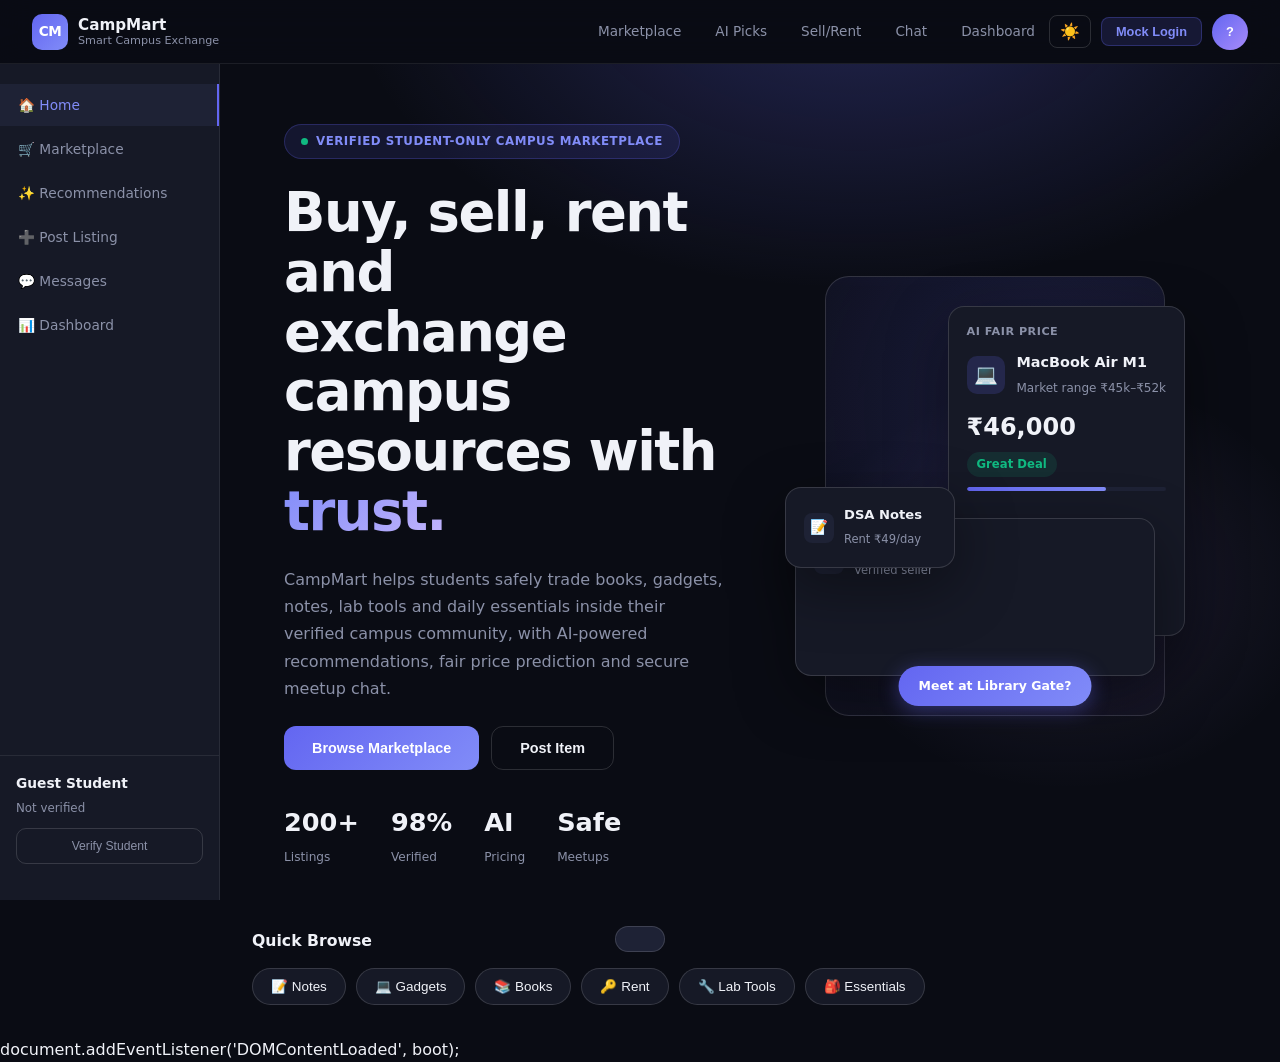
<file: index.html>
<!DOCTYPE html>
<html lang="en" data-theme="dark">
<head>
<meta charset="UTF-8">
<meta name="viewport" content="width=device-width, initial-scale=1.0">
<title>CampMart – Smart Campus Marketplace</title>
<style>
  :root {
    --bg: #0a0c14;
    --bg2: #111420;
    --surface: #161926;
    --surface2: #1e2235;
    --border: rgba(255,255,255,0.08);
    --border2: rgba(255,255,255,0.14);
    --text: #f0f2f8;
    --muted: #8b91a8;
    --accent: #6366f1;
    --accent2: #818cf8;
    --accent-glow: rgba(99,102,241,0.18);
    --green: #10b981;
    --green-bg: rgba(16,185,129,0.12);
    --radius: 16px;
    --radius-sm: 10px;
  }
  [data-theme="light"] {
    --bg: #f4f5f9;
    --bg2: #eef0f6;
    --surface: #ffffff;
    --surface2: #f7f8fc;
    --border: rgba(0,0,0,0.08);
    --border2: rgba(0,0,0,0.13);
    --text: #1a1d2e;
    --muted: #6b7280;
    --accent: #4f46e5;
    --accent2: #6366f1;
    --accent-glow: rgba(99,102,241,0.10);
    --green: #059669;
    --green-bg: rgba(5,150,105,0.09);
  }
  *, *::before, *::after { box-sizing: border-box; margin: 0; padding: 0; }
  body { font-family: 'Inter', 'Segoe UI', system-ui, sans-serif; background: var(--bg); color: var(--text); line-height: 1.6; min-height: 100vh; }

  /* TOPBAR */
  .topbar { position: sticky; top: 0; z-index: 200; height: 64px; display: flex; align-items: center; padding: 0 32px; background: rgba(10,12,20,0.85); backdrop-filter: blur(16px); -webkit-backdrop-filter: blur(16px); border-bottom: 1px solid var(--border); }
  [data-theme="light"] .topbar { background: rgba(255,255,255,0.88); }
  .logo-wrap { display: flex; align-items: center; gap: 10px; flex: 1; }
  .logo-icon { width: 36px; height: 36px; background: linear-gradient(135deg,#6366f1,#818cf8); border-radius: 10px; display: flex; align-items: center; justify-content: center; font-weight: 900; font-size: 0.85rem; color: #fff; letter-spacing: -0.5px; }
  .logo-text { display: flex; flex-direction: column; line-height: 1.2; }
  .logo-text strong { font-size: 0.95rem; font-weight: 800; color: var(--text); }
  .logo-text span { font-size: 0.7rem; color: var(--muted); }
  .nav-links { display: flex; gap: 6px; align-items: center; }
  .nav-links a { padding: 7px 14px; border-radius: 8px; font-size: 0.85rem; color: var(--muted); text-decoration: none; cursor: pointer; border: none; background: none; transition: all .15s; font-weight: 500; }
  .nav-links a:hover, .nav-links a.active { color: var(--text); background: var(--surface2); }
  .topbar-right { display: flex; align-items: center; gap: 10px; }
  .theme-btn { background: none; border: 1px solid var(--border2); border-radius: 8px; padding: 6px 10px; cursor: pointer; color: var(--muted); font-size: 1rem; transition: all .15s; }
  .theme-btn:hover { border-color: var(--accent2); color: var(--text); }
  .verified-badge { padding: 6px 14px; border-radius: 8px; background: rgba(99,102,241,0.15); border: 1px solid rgba(99,102,241,0.3); color: var(--accent2); font-size: 0.8rem; font-weight: 700; cursor: pointer; transition: all .15s; }
  .verified-badge:hover { background: rgba(99,102,241,0.25); }
  .avatar-btn { width: 36px; height: 36px; border-radius: 50%; background: linear-gradient(135deg,#6366f1,#a78bfa); border: none; color: #fff; font-weight: 800; font-size: 0.8rem; cursor: pointer; }
  .mobile-menu-btn { display: none; background: none; border: none; font-size: 1.4rem; cursor: pointer; color: var(--text); }

  /* LAYOUT */
  .app-shell { display: grid; grid-template-columns: 220px 1fr; min-height: calc(100vh - 64px); }
  .sidebar { background: var(--surface); border-right: 1px solid var(--border); padding: 20px 0; display: flex; flex-direction: column; gap: 2px; position: sticky; top: 64px; height: calc(100vh - 64px); overflow-y: auto; }
  .sidebar a { display: flex; align-items: center; gap: 10px; padding: 10px 18px; color: var(--muted); text-decoration: none; font-size: 0.86rem; transition: all .15s; cursor: pointer; border: none; background: none; width: 100%; text-align: left; font-weight: 500; border-radius: 0; }
  .sidebar a:hover, .sidebar a.active { color: var(--text); background: var(--surface2); }
  .sidebar a.active { color: var(--accent2); border-right: 2px solid var(--accent); }
  .sidebar-profile { padding: 16px; border-top: 1px solid var(--border); margin-top: auto; }
  .sidebar-profile strong { display: block; font-size: 0.86rem; color: var(--text); }
  .sidebar-profile span { font-size: 0.74rem; color: var(--muted); }
  .main-content { overflow-y: auto; }
  .view { display: none; }
  .view.active { display: block; }

  /* HERO */
  .hero-section { min-height: calc(100vh - 64px); background: radial-gradient(ellipse 80% 60% at 60% -10%, rgba(99,102,241,0.28) 0%, transparent 60%), radial-gradient(ellipse 40% 40% at 80% 60%, rgba(167,139,250,0.12) 0%, transparent 60%), var(--bg); display: grid; grid-template-columns: 1fr 1fr; align-items: center; padding: 60px 64px; gap: 48px; }
  .hero-left { display: flex; flex-direction: column; gap: 24px; }
  .hero-badge { display: inline-flex; align-items: center; gap: 8px; padding: 7px 16px; background: rgba(99,102,241,0.12); border: 1px solid rgba(99,102,241,0.25); border-radius: 100px; font-size: 0.74rem; font-weight: 700; color: var(--accent2); letter-spacing: 0.5px; text-transform: uppercase; width: fit-content; }
  .hero-badge::before { content: ''; width: 7px; height: 7px; border-radius: 50%; background: var(--green); animation: pulse 2s infinite; }
  @keyframes pulse { 0%,100%{opacity:1;transform:scale(1)} 50%{opacity:.6;transform:scale(1.3)} }
  .hero-title { font-size: clamp(2.4rem, 4.5vw, 3.4rem); font-weight: 900; line-height: 1.1; letter-spacing: -1.5px; color: var(--text); }
  .hero-title em { font-style: normal; background: linear-gradient(135deg, #818cf8, #c4b5fd); -webkit-background-clip: text; -webkit-text-fill-color: transparent; background-clip: text; }
  .hero-subtitle { font-size: 1rem; color: var(--muted); max-width: 460px; line-height: 1.7; }
  .hero-actions { display: flex; gap: 12px; flex-wrap: wrap; }
  .btn-primary { padding: 13px 28px; border-radius: 12px; background: linear-gradient(135deg,#6366f1,#818cf8); color: #fff; border: none; font-size: 0.9rem; font-weight: 700; cursor: pointer; transition: all .18s; }
  .btn-primary:hover { transform: translateY(-1px); box-shadow: 0 8px 24px rgba(99,102,241,0.35); }
  .btn-outline { padding: 13px 28px; border-radius: 12px; background: transparent; color: var(--text); border: 1px solid var(--border2); font-size: 0.9rem; font-weight: 600; cursor: pointer; transition: all .18s; }
  .btn-outline:hover { border-color: var(--accent2); color: var(--accent2); background: var(--accent-glow); }
  .hero-stats { display: flex; gap: 32px; margin-top: 8px; }
  .hero-stat strong { display: block; font-size: 1.6rem; font-weight: 900; color: var(--text); }
  .hero-stat span { font-size: 0.76rem; color: var(--muted); }

  /* FLOATING CARDS */
  .hero-right { position: relative; display: flex; align-items: center; justify-content: center; }
  .float-card { background: var(--surface); border: 1px solid var(--border2); border-radius: var(--radius); padding: 16px 18px; position: absolute; box-shadow: 0 20px 60px rgba(0,0,0,0.4); min-width: 220px; animation: float 6s ease-in-out infinite; }
  .float-card:nth-child(1) { top: 60px; right: 0; animation-delay: 0s; }
  .float-card:nth-child(2) { bottom: 80px; right: 30px; animation-delay: 2s; }
  .float-card:nth-child(3) { top: 55%; left: -30px; animation-delay: 4s; }
  @keyframes float { 0%,100%{transform:translateY(0)} 50%{transform:translateY(-10px)} }
  .float-card-title { font-size: 0.7rem; color: var(--muted); font-weight: 700; text-transform: uppercase; letter-spacing: 0.5px; margin-bottom: 10px; }
  .float-main { display: flex; align-items: center; gap: 12px; }
  .float-icon { width: 38px; height: 38px; border-radius: 10px; background: var(--accent-glow); display: flex; align-items: center; justify-content: center; font-size: 1.2rem; flex-shrink: 0; }
  .float-info strong { font-size: 0.9rem; font-weight: 700; display: block; }
  .float-info span { font-size: 0.75rem; color: var(--muted); }
  .float-price { font-size: 1.5rem; font-weight: 900; color: var(--text); margin: 8px 0 4px; }
  .deal-badge { display: inline-block; padding: 3px 10px; background: var(--green-bg); color: var(--green); border-radius: 100px; font-size: 0.73rem; font-weight: 700; }
  .progress-bar { height: 4px; background: var(--surface2); border-radius: 4px; margin-top: 10px; overflow: hidden; }
  .progress-fill { height: 100%; background: linear-gradient(90deg,var(--accent),var(--accent2)); border-radius: 4px; }
  .float-small { display: flex; align-items: center; gap: 10px; }
  .float-small-icon { width: 30px; height: 30px; border-radius: 8px; background: var(--surface2); display: flex; align-items: center; justify-content: center; font-size: 0.9rem; }
  .hero-mockup { width: 100%; max-width: 340px; height: 440px; position: relative; }
  .hero-illustration { width: 100%; height: 100%; background: linear-gradient(135deg,rgba(99,102,241,0.07),rgba(167,139,250,0.04)); border-radius: 24px; border: 1px solid var(--border2); display: flex; align-items: center; justify-content: center; font-size: 6rem; position: relative; overflow: hidden; }
  .hero-illustration::before { content:''; position:absolute; inset:0; background: radial-gradient(circle at 70% 30%, rgba(99,102,241,0.15), transparent 70%); }

  /* QUICK BROWSE */
  .section-wrap { padding: 32px; }
  .section-title { font-size: 1rem; font-weight: 700; margin-bottom: 14px; color: var(--text); }
  .quick-row { display: flex; flex-wrap: wrap; gap: 10px; }
  .quick-btn { padding: 10px 18px; border-radius: 20px; border: 1px solid var(--border2); background: var(--surface); font-size: 0.84rem; cursor: pointer; transition: all .15s; display: flex; align-items: center; gap: 6px; font-weight: 500; color: var(--text); }
  .quick-btn:hover { border-color: var(--accent2); color: var(--accent2); background: var(--accent-glow); }

  /* MARKETPLACE */
  .mp-wrap { padding: 24px; }
  .filter-bar { background: var(--surface); border: 1px solid var(--border); border-radius: var(--radius); padding: 18px; margin-bottom: 20px; display: flex; flex-direction: column; gap: 12px; }
  .search-row { display: flex; gap: 10px; }
  .search-input { flex: 1; padding: 11px 16px; border: 1px solid var(--border); border-radius: 10px; background: var(--bg2); color: var(--text); font-size: 0.88rem; outline: none; }
  .search-input:focus { border-color: var(--accent); }
  .chip-row { display: flex; flex-wrap: wrap; gap: 8px; }
  .chip { padding: 6px 14px; border-radius: 20px; border: 1px solid var(--border2); background: var(--surface); color: var(--muted); font-size: 0.8rem; cursor: pointer; transition: all .15s; font-weight: 500; }
  .chip.active { background: var(--accent); color: #fff; border-color: var(--accent); }
  .budget-row { display: flex; align-items: center; gap: 12px; font-size: 0.84rem; color: var(--muted); }
  .budget-row input[type="range"] { flex: 1; accent-color: var(--accent); }
  .listing-grid { display: grid; grid-template-columns: repeat(auto-fill, minmax(280px, 1fr)); gap: 18px; }

  /* CARDS */
  .listing-card { background: var(--surface); border: 1px solid var(--border); border-radius: var(--radius); overflow: hidden; transition: all .2s; cursor: pointer; }
  .listing-card:hover { border-color: var(--border2); transform: translateY(-3px); box-shadow: 0 20px 40px rgba(0,0,0,0.3); }
  .listing-image { height: 140px; background: var(--surface2); display: flex; align-items: center; justify-content: center; position: relative; overflow: hidden; }
  .listing-emoji { font-size: 3rem; }
  .listing-tag { position: absolute; top: 10px; left: 10px; background: rgba(0,0,0,0.7); color: #fff; border-radius: 20px; padding: 3px 10px; font-size: 0.72rem; font-weight: 700; }
  .listing-save { position: absolute; top: 8px; right: 10px; background: rgba(255,255,255,0.1); backdrop-filter: blur(8px); border: 1px solid rgba(255,255,255,0.15); border-radius: 50%; width: 32px; height: 32px; font-size: 1rem; cursor: pointer; display: flex; align-items: center; justify-content: center; transition: all .18s; color: var(--muted); }
  .listing-save:hover, .listing-save.saved { color: #f87171; background: rgba(248,113,113,0.15); }
  .listing-body { padding: 14px; display: flex; flex-direction: column; gap: 8px; }
  .listing-title-row { display: flex; justify-content: space-between; align-items: flex-start; gap: 8px; }
  .listing-title-row h3 { font-size: 0.9rem; font-weight: 700; line-height: 1.3; color: var(--text); }
  .listing-price { font-weight: 800; color: var(--accent2); white-space: nowrap; font-size: 0.92rem; }
  .listing-meta { display: flex; flex-wrap: wrap; gap: 6px; }
  .meta-pill { background: var(--surface2); border: 1px solid var(--border); border-radius: 20px; padding: 3px 10px; font-size: 0.74rem; color: var(--muted); }
  .good-pill { background: rgba(16,185,129,0.12); color: #34d399; border-radius: 20px; padding: 3px 10px; font-size: 0.74rem; font-weight: 700; }
  .warning-pill { background: rgba(251,191,36,0.12); color: #fbbf24; border-radius: 20px; padding: 3px 10px; font-size: 0.74rem; font-weight: 700; }
  .neutral-pill { background: var(--surface2); color: var(--muted); border-radius: 20px; padding: 3px 10px; font-size: 0.74rem; font-weight: 700; }
  .card-actions { display: flex; gap: 8px; margin-top: 4px; }
  .card-actions button { flex: 1; padding: 8px; font-size: 0.81rem; border-radius: 9px; cursor: pointer; transition: all .15s; font-weight: 600; border: 1px solid var(--border2); }
  .btn-details { background: var(--surface2); color: var(--text); }
  .btn-details:hover { border-color: var(--accent2); color: var(--accent2); }
  .btn-msg { background: var(--accent); color: #fff; border-color: var(--accent); }
  .btn-msg:hover { opacity: .85; }

  /* DETAILS */
  .details-wrap { padding: 24px; }
  .details-grid { display: grid; grid-template-columns: 1fr 380px; gap: 24px; margin-top: 18px; }
  @media (max-width: 900px) { .details-grid { grid-template-columns: 1fr; } }
  .details-gallery { background: var(--surface2); border-radius: var(--radius); min-height: 300px; display: flex; align-items: center; justify-content: center; font-size: 5rem; border: 1px solid var(--border); }
  .details-card { background: var(--surface); border: 1px solid var(--border); border-radius: var(--radius); padding: 20px; display: flex; flex-direction: column; gap: 14px; }
  .eyebrow { font-size: 0.72rem; color: var(--muted); font-weight: 700; text-transform: uppercase; letter-spacing: .5px; }
  .details-title h2 { font-size: 1.3rem; font-weight: 800; margin-top: 4px; }
  .price-row { display: flex; align-items: center; gap: 12px; }
  .price-row strong { font-size: 1.5rem; font-weight: 900; color: var(--accent2); }
  .seller-card { display: flex; gap: 12px; align-items: flex-start; background: var(--surface2); border-radius: 12px; padding: 14px; }
  .avatar { width: 44px; height: 44px; border-radius: 50%; background: linear-gradient(135deg,var(--accent),#a78bfa); color: #fff; display: flex; align-items: center; justify-content: center; font-weight: 800; font-size: 0.88rem; flex-shrink: 0; }
  .seller-card div { display: flex; flex-direction: column; gap: 2px; font-size: 0.8rem; color: var(--muted); }
  .seller-card strong { color: var(--text); }
  .price-analysis { background: var(--surface2); border-radius: 12px; padding: 14px; display: flex; flex-direction: column; gap: 8px; }
  .analysis-row { display: flex; justify-content: space-between; font-size: 0.82rem; }
  .analysis-row span { color: var(--muted); }
  .details-actions { display: flex; flex-direction: column; gap: 8px; }
  .buy-button { background: linear-gradient(135deg,var(--green),#059669); color: #fff; border: none; padding: 13px 20px; border-radius: 10px; font-size: 0.9rem; font-weight: 700; cursor: pointer; width: 100%; transition: all .18s; }
  .buy-button:hover { transform: translateY(-1px); box-shadow: 0 6px 20px rgba(16,185,129,0.3); }
  .secondary-button { background: var(--surface2); color: var(--text); border: 1px solid var(--border2); padding: 11px 20px; border-radius: 10px; font-size: 0.88rem; font-weight: 600; cursor: pointer; width: 100%; transition: all .15s; }
  .secondary-button:hover { border-color: var(--accent2); color: var(--accent2); }
  .ghost-button { background: none; border: 1px solid var(--border2); color: var(--muted); padding: 10px 16px; border-radius: 10px; font-size: 0.84rem; cursor: pointer; transition: all .15s; }
  .ghost-button:hover { border-color: var(--accent2); color: var(--accent2); }
  .spec-grid { display: grid; grid-template-columns: repeat(auto-fit, minmax(160px, 1fr)); gap: 14px; margin-top: 24px; }
  .spec-grid div { background: var(--surface); border: 1px solid var(--border); border-radius: 12px; padding: 14px; }
  .spec-grid span { font-size: 0.72rem; color: var(--muted); text-transform: uppercase; letter-spacing: .5px; display: block; margin-bottom: 4px; }
  .spec-grid strong { font-size: 0.88rem; font-weight: 700; }

  /* SELL */
  .sell-wrap { padding: 24px; }
  .sell-layout { display: grid; grid-template-columns: 1fr 320px; gap: 24px; align-items: start; }
  @media (max-width: 900px) { .sell-layout { grid-template-columns: 1fr; } }
  .panel { background: var(--surface); border: 1px solid var(--border); border-radius: var(--radius); padding: 20px; }
  .form-step { display: none; }
  .form-step.active { display: block; }
  .form-field { display: flex; flex-direction: column; gap: 6px; margin-bottom: 14px; }
  .form-field label { font-size: 0.8rem; font-weight: 600; color: var(--muted); }
  .form-field input, .form-field select, .form-field textarea { padding: 10px 14px; border: 1px solid var(--border2); border-radius: 10px; background: var(--bg2); color: var(--text); font-size: 0.88rem; outline: none; font-family: inherit; width: 100%; }
  .form-field input:focus, .form-field select:focus, .form-field textarea:focus { border-color: var(--accent); }
  .step-nav { display: flex; gap: 10px; margin-top: 8px; }
  .preview-card { border: 1px solid var(--border); border-radius: var(--radius); overflow: hidden; }
  .preview-art { height: 140px; background: var(--surface2); display: flex; align-items: center; justify-content: center; font-size: 3rem; }
  .preview-body { padding: 14px; display: flex; flex-direction: column; gap: 8px; }
  .upload-zone { border: 2px dashed var(--border2); border-radius: 12px; padding: 24px; text-align: center; cursor: pointer; transition: all .2s; }
  .upload-zone:hover, .upload-zone.added { border-color: var(--accent); background: var(--accent-glow); }
  .photo-grid { display: flex; flex-wrap: wrap; gap: 8px; margin-top: 12px; }

  /* CHAT */
  .chat-wrap { padding: 24px; }
  .chat-layout { display: grid; grid-template-columns: 260px 1fr; border: 1px solid var(--border); border-radius: var(--radius); overflow: hidden; min-height: 500px; background: var(--surface); }
  @media (max-width: 700px) { .chat-layout { grid-template-columns: 1fr; } .conversation-list { display: none; } }
  .conversation-list { border-right: 1px solid var(--border); overflow-y: auto; }
  .conversation-item { padding: 14px; display: flex; gap: 10px; align-items: center; cursor: pointer; border-bottom: 1px solid var(--border); transition: background .15s; }
  .conversation-item:hover, .conversation-item.active { background: var(--surface2); }
  .conversation-item strong { font-size: 0.83rem; display: block; color: var(--text); }
  .conversation-item span { font-size: 0.75rem; color: var(--muted); display: block; white-space: nowrap; overflow: hidden; text-overflow: ellipsis; max-width: 160px; }
  .chat-main { display: flex; flex-direction: column; }
  .chat-header { padding: 14px 16px; border-bottom: 1px solid var(--border); display: flex; justify-content: space-between; align-items: center; }
  .chat-header div { display: flex; flex-direction: column; gap: 2px; }
  .chat-header strong { font-size: 0.88rem; }
  .chat-header span { font-size: 0.76rem; color: var(--muted); }
  .messages { flex: 1; padding: 16px; display: flex; flex-direction: column; gap: 10px; overflow-y: auto; min-height: 260px; max-height: 380px; }
  .message { max-width: 75%; padding: 10px 14px; border-radius: 14px; font-size: 0.86rem; line-height: 1.5; }
  .message.me { background: var(--accent); color: #fff; align-self: flex-end; border-bottom-right-radius: 4px; }
  .message.them { background: var(--surface2); border: 1px solid var(--border); align-self: flex-start; border-bottom-left-radius: 4px; color: var(--text); }
  .quick-replies { padding: 10px 16px; display: flex; flex-wrap: wrap; gap: 8px; border-top: 1px solid var(--border); }
  .quick-replies button { font-size: 0.76rem; padding: 6px 12px; border-radius: 20px; border: 1px solid var(--border2); background: var(--surface2); color: var(--muted); cursor: pointer; transition: all .15s; }
  .quick-replies button:hover { border-color: var(--accent2); color: var(--accent2); }
  .message-form { display: flex; gap: 8px; padding: 12px 16px; border-top: 1px solid var(--border); }
  .message-form input { flex: 1; padding: 10px 14px; border: 1px solid var(--border2); border-radius: 10px; background: var(--bg2); color: var(--text); font-size: 0.86rem; outline: none; }
  .message-form input:focus { border-color: var(--accent); }

  /* DASHBOARD */
  .dash-wrap { padding: 24px; }
  .stat-grid { display: grid; grid-template-columns: repeat(auto-fit, minmax(140px, 1fr)); gap: 14px; margin-bottom: 20px; }
  .stat-card { background: var(--surface); border: 1px solid var(--border); border-radius: var(--radius); padding: 20px; text-align: center; }
  .stat-num { font-size: 2rem; font-weight: 900; color: var(--accent2); }
  .stat-label { font-size: 0.76rem; color: var(--muted); margin-top: 4px; }
  .my-listing-row { display: flex; gap: 12px; align-items: center; padding: 12px 0; border-bottom: 1px solid var(--border); }
  .my-listing-row:last-child { border-bottom: none; }
  .my-listing-row div { flex: 1; display: flex; flex-direction: column; gap: 2px; }
  .my-listing-row div strong { font-size: 0.86rem; color: var(--text); }
  .my-listing-row div span { font-size: 0.75rem; color: var(--muted); }
  .row-price { font-weight: 700; color: var(--accent2); font-size: 0.88rem; white-space: nowrap; }
  .item-icon { font-size: 1.8rem; width: 44px; text-align: center; flex-shrink: 0; }
  .txn-row { display: flex; gap: 12px; align-items: flex-start; padding: 14px 0; border-bottom: 1px solid var(--border); }
  .txn-row:last-child { border-bottom: none; }
  .txn-info { flex: 1; display: flex; flex-direction: column; gap: 3px; }
  .txn-info strong { font-size: 0.88rem; color: var(--text); }
  .txn-meta { font-size: 0.76rem; color: var(--muted); }
  .txn-buyer { font-size: 0.8rem; color: var(--text); margin-top: 4px; background: var(--surface2); border-radius: 8px; padding: 8px 10px; border: 1px solid var(--border); }
  .status-pill { padding: 4px 10px; border-radius: 20px; font-size: 0.72rem; font-weight: 700; white-space: nowrap; }
  .status-pending { background: rgba(251,191,36,0.12); color: #fbbf24; }
  .status-confirmed { background: rgba(16,185,129,0.12); color: #34d399; }

  /* REC */
  .rec-wrap { padding: 24px; }
  .rec-card { display: flex; gap: 14px; align-items: flex-start; background: var(--surface); border: 1px solid var(--border); border-radius: var(--radius); padding: 16px; margin-bottom: 12px; transition: all .15s; }
  .rec-card:hover { border-color: var(--border2); }
  .rec-card h3 { font-size: 0.92rem; font-weight: 700; margin-bottom: 4px; color: var(--text); }
  .rec-card p { font-size: 0.8rem; color: var(--muted); margin-bottom: 10px; }
  .rec-actions { display: flex; gap: 8px; }
  .rec-actions button { padding: 7px 16px; font-size: 0.8rem; border-radius: 8px; cursor: pointer; transition: all .15s; font-weight: 600; }

  /* MODAL */
  .modal-backdrop { display: none; position: fixed; inset: 0; background: rgba(0,0,0,0.65); z-index: 500; align-items: center; justify-content: center; padding: 20px; }
  .modal-backdrop.open { display: flex; }
  .modal { background: var(--surface); border: 1px solid var(--border2); border-radius: var(--radius); width: 100%; max-width: 460px; max-height: 90vh; overflow-y: auto; }
  .modal-header { display: flex; justify-content: space-between; align-items: center; padding: 18px 20px; border-bottom: 1px solid var(--border); }
  .modal-header h3 { font-size: 0.98rem; font-weight: 700; }
  .modal-body { padding: 20px; }
  .modal-footer { padding: 14px 20px; border-top: 1px solid var(--border); display: flex; gap: 10px; justify-content: flex-end; }
  .meetup-option { display: flex; justify-content: space-between; align-items: center; padding: 14px; border: 1px solid var(--border); border-radius: 12px; cursor: pointer; margin-bottom: 10px; transition: all .15s; }
  .meetup-option:hover, .meetup-option.active { border-color: var(--accent); background: var(--accent-glow); }

  /* TOAST */
  #toast { position: fixed; bottom: 28px; left: 50%; transform: translateX(-50%) translateY(80px); background: var(--surface2); color: var(--text); border: 1px solid var(--border2); padding: 12px 24px; border-radius: 30px; font-size: 0.86rem; z-index: 1000; transition: transform .3s cubic-bezier(.34,1.56,.64,1); pointer-events: none; white-space: nowrap; }
  #toast.show { transform: translateX(-50%) translateY(0); }

  /* PAGE TITLE */
  .page-title { font-size: 1.4rem; font-weight: 800; margin-bottom: 18px; }

  /* MOBILE */
  .mobile-menu { display: none; position: fixed; inset: 0; background: rgba(0,0,0,0.7); z-index: 300; }
  .mobile-menu.open { display: block; }
  .mobile-menu-inner { background: var(--surface); width: 260px; height: 100%; padding: 20px 0; display: flex; flex-direction: column; gap: 2px; }
  @media (max-width: 768px) {
    .app-shell { grid-template-columns: 1fr; }
    .sidebar { display: none; }
    .mobile-menu-btn { display: block; }
    .hero-section { grid-template-columns: 1fr; padding: 40px 24px; min-height: auto; }
    .hero-right { display: none; }
    .nav-links { display: none; }
  }
  .full { width: 100%; }
  .empty-state { text-align: center; padding: 48px 24px; color: var(--muted); }
  .empty-state span { font-size: 3rem; display: block; margin-bottom: 12px; }
  .empty-state h3 { font-size: 1rem; font-weight: 700; color: var(--text); margin-bottom: 6px; }
  .section-title { font-size: 0.98rem; font-weight: 700; margin-bottom: 14px; }

  .reveal { animation: fadeUp .4s ease both; }
  .delay-1 { animation-delay: .08s; }
  .delay-2 { animation-delay: .16s; }
  @keyframes fadeUp { from { opacity: 0; transform: translateY(14px); } to { opacity: 1; transform: translateY(0); } }
</style>
</head>
<body>

<!-- TOPBAR -->
<header class="topbar">
  <button class="mobile-menu-btn" id="mobileMenuBtn">☰</button>
  <div class="logo-wrap">
    <div class="logo-icon">CM</div>
    <div class="logo-text">
      <strong>CampMart</strong>
      <span>Smart Campus Exchange</span>
    </div>
  </div>
  <nav class="nav-links">
    <a data-route="marketplace">Marketplace</a>
    <a data-route="recommendations">AI Picks</a>
    <a data-route="sell">Sell/Rent</a>
    <a data-route="chat">Chat</a>
    <a data-route="dashboard">Dashboard</a>
  </nav>
  <div class="topbar-right">
    <button class="theme-btn" id="themeToggle">☀️</button>
    <button class="verified-badge" id="loginBtn">Verified ✓</button>
    <button class="avatar-btn" id="avatarBtn">YJ</button>
  </div>
</header>

<div class="app-shell">
  <!-- SIDEBAR -->
  <nav class="sidebar">
    <a data-route="home">🏠 Home</a>
    <a data-route="marketplace">🛒 Marketplace</a>
    <a data-route="recommendations">✨ Recommendations</a>
    <a data-route="sell">➕ Post Listing</a>
    <a data-route="chat">💬 Messages</a>
    <a data-route="dashboard">📊 Dashboard</a>
    <div class="sidebar-profile">
      <strong id="sidebarName">Guest Student</strong>
      <span id="sidebarStatus">Not verified</span>
      <button class="ghost-button full" style="margin-top:8px;font-size:0.76rem" id="verifyBtn">Verify Student</button>
    </div>
  </nav>

  <!-- MAIN -->
  <main class="main-content">

    <!-- HOME -->
    <div class="view active" id="homeView">
      <section class="hero-section">
        <div class="hero-left reveal">
          <div class="hero-badge">Verified student-only campus marketplace</div>
          <h1 class="hero-title">Buy, sell, rent and<br>exchange campus<br>resources with <em>trust.</em></h1>
          <p class="hero-subtitle">CampMart helps students safely trade books, gadgets, notes, lab tools and daily essentials inside their verified campus community, with AI-powered recommendations, fair price prediction and secure meetup chat.</p>
          <div class="hero-actions">
            <button class="btn-primary" data-route="marketplace">Browse Marketplace</button>
            <button class="btn-outline" data-route="sell">Post Item</button>
          </div>
          <div class="hero-stats">
            <div class="hero-stat"><strong>200+</strong><span>Listings</span></div>
            <div class="hero-stat"><strong>98%</strong><span>Verified</span></div>
            <div class="hero-stat"><strong>AI</strong><span>Pricing</span></div>
            <div class="hero-stat"><strong>Safe</strong><span>Meetups</span></div>
          </div>
        </div>
        <div class="hero-right reveal delay-1">
          <div class="hero-mockup">
            <div class="hero-illustration" style="font-size:4rem">🎓</div>
            <!-- Float Card 1: AI Fair Price -->
            <div class="float-card" style="top:30px;right:-20px;min-width:200px">
              <div class="float-card-title">AI Fair Price</div>
              <div class="float-main">
                <div class="float-icon">💻</div>
                <div class="float-info">
                  <strong>MacBook Air M1</strong>
                  <span>Market range ₹45k–₹52k</span>
                </div>
              </div>
              <div class="float-price">₹46,000</div>
              <span class="deal-badge">Great Deal</span>
              <div class="progress-bar"><div class="progress-fill" style="width:70%"></div></div>
            </div>
            <!-- Float Card 2: Seller -->
            <div class="float-card" style="bottom:40px;right:10px;min-width:180px">
              <div class="float-small">
                <div class="float-small-icon">🎧</div>
                <div>
                  <strong style="font-size:0.82rem;display:block">Headphones</strong>
                  <span style="font-size:0.72rem;color:var(--muted)">Verified seller</span>
                </div>
              </div>
            </div>
            <!-- Float Card 3: Rent -->
            <div class="float-card" style="top:48%;left:-40px;min-width:170px">
              <div class="float-small">
                <div class="float-small-icon">📝</div>
                <div>
                  <strong style="font-size:0.82rem;display:block">DSA Notes</strong>
                  <span style="font-size:0.72rem;color:var(--muted)">Rent ₹49/day</span>
                </div>
              </div>
            </div>
            <!-- Float Action -->
            <div style="position:absolute;bottom:10px;left:50%;transform:translateX(-50%);background:linear-gradient(135deg,#6366f1,#818cf8);color:#fff;padding:10px 20px;border-radius:50px;font-size:0.78rem;font-weight:700;white-space:nowrap;box-shadow:0 4px 20px rgba(99,102,241,0.4)">
              Meet at Library Gate?
            </div>
          </div>
        </div>
      </section>
      <div class="section-wrap" style="padding-top:0">
        <p class="section-title">Quick Browse</p>
        <div class="quick-row">
          <button class="quick-btn" data-fill="Notes">📝 Notes</button>
          <button class="quick-btn" data-fill="Gadgets">💻 Gadgets</button>
          <button class="quick-btn" data-fill="Books">📚 Books</button>
          <button class="quick-btn" data-fill="Rent">🔑 Rent</button>
          <button class="quick-btn" data-fill="Lab Tools">🔧 Lab Tools</button>
          <button class="quick-btn" data-fill="Essentials">🎒 Essentials</button>
        </div>
      </div>
    </div>

    <!-- MARKETPLACE -->
    <div class="view" id="marketplaceView">
      <div class="mp-wrap">
        <div class="page-title">🛒 Campus Marketplace</div>
        <div class="filter-bar">
          <div class="search-row">
            <input type="text" id="searchInput" class="search-input" placeholder="Search items, notes, gadgets…">
            <button class="ghost-button" id="resetFilters">Reset</button>
          </div>
          <div id="categoryFilters" class="chip-row"></div>
          <div id="typeFilters" class="chip-row"></div>
          <div class="budget-row">
            <span>Budget: ₹<span id="budgetLabel">80,000</span></span>
            <input type="range" id="budgetRange" min="0" max="80000" value="80000" step="500">
          </div>
        </div>
        <div class="listing-grid" id="listingGrid"></div>
      </div>
    </div>

    <!-- DETAILS -->
    <div class="view" id="detailsView">
      <div class="details-wrap" id="detailsShell"></div>
    </div>

    <!-- RECOMMENDATIONS -->
    <div class="view" id="recommendationsView">
      <div class="rec-wrap">
        <div class="page-title">✨ AI Recommendations</div>
        <div class="panel" style="margin-bottom:16px">
          <p style="font-size:0.86rem;color:var(--muted);margin-bottom:12px">Curated picks based on your branch, semester and campus trends.</p>
          <button class="btn-primary" id="applySmartBundle">💼 Save Smart Bundle to Wishlist</button>
        </div>
        <div id="recommendationList"></div>
      </div>
    </div>

    <!-- SELL -->
    <div class="view" id="sellView">
      <div class="sell-wrap">
        <div class="page-title">➕ Post a Listing</div>
        <div class="sell-layout">
          <div>
            <form id="postForm">
              <div class="form-step active" data-step="1">
                <p class="section-title">Step 1 — Item Details</p>
                <div class="form-field"><label>Item Title *</label><input type="text" name="title" value="Engineering Graphics Mini Drafter" required></div>
                <div class="form-field"><label>Category *</label><select name="category"><option>Books</option><option>Gadgets</option><option selected>Notes</option><option>Essentials</option><option>Lab Tools</option></select></div>
                <div class="form-field"><label>Type *</label><select name="type"><option>Sell</option><option>Rent</option><option>Exchange</option></select></div>
                <div class="form-field"><label>Condition *</label><select name="condition"><option>Like New</option><option>Good</option><option>Used</option><option>Heavily Used</option></select></div>
                <div class="step-nav"><button type="button" class="btn-primary next-step">Next →</button></div>
              </div>
              <div class="form-step" data-step="2">
                <p class="section-title">Step 2 — Price & Description</p>
                <div class="form-field"><label>Price (₹) — leave 0 for Exchange</label><input type="number" name="price" value="850" min="0"></div>
                <div class="form-field"><label>Description *</label><textarea name="description" rows="4" required>Used for only one semester. Smooth scale movement, clean board, perfect for first-year engineering drawing.</textarea></div>
                <div class="form-field"><label>Preferred Meetup Point</label><select name="meetup"><option>Library Gate</option><option>Canteen Area</option><option>Main Campus Gate</option><option>CSE Department</option><option>Hostel Common Room</option></select></div>
                <div class="step-nav"><button type="button" class="ghost-button prev-step">← Back</button><button type="button" class="btn-primary next-step">Next →</button></div>
              </div>
              <div class="form-step" data-step="3">
                <p class="section-title">Step 3 — Photos & Publish</p>
                <div class="upload-zone" id="mockUpload"><span>📷</span><strong>Upload Photos</strong><p>Click to select images (JPG, PNG, WebP)</p><input type="file" id="photoInput" accept="image/*" multiple style="display:none"></div>
                <div class="photo-grid" id="photoPreviewGrid"></div>
                <div class="step-nav" style="margin-top:16px"><button type="button" class="ghost-button prev-step">← Back</button><button type="submit" class="btn-primary">🚀 Publish Listing</button></div>
              </div>
            </form>
          </div>
          <div>
            <p class="section-title">Live Preview</p>
            <div id="livePreview"></div>
            <div class="panel" style="margin-top:14px">
              <p style="font-size:0.76rem;color:var(--muted);margin-bottom:6px">AI Price Analysis</p>
              <div style="display:flex;justify-content:space-between;align-items:center">
                <span id="predictedRange" style="font-weight:700;color:var(--accent2)">₹700 – ₹1,050</span>
                <span id="dealSignal" class="warning-pill">Fair Price</span>
              </div>
            </div>
          </div>
        </div>
      </div>
    </div>

    <!-- CHAT -->
    <div class="view" id="chatView">
      <div class="chat-wrap">
        <div class="page-title">💬 Verified Chats</div>
        <div class="chat-layout">
          <div class="conversation-list" id="conversationList"></div>
          <div class="chat-main">
            <div class="chat-header" id="chatContext"></div>
            <div class="messages" id="messages"></div>
            <div class="quick-replies" id="quickReplies"></div>
            <form class="message-form" id="messageForm">
              <input type="text" id="messageInput" placeholder="Type a message…">
              <button type="submit" class="btn-primary" style="padding:10px 18px;font-size:0.86rem">Send</button>
            </form>
          </div>
        </div>
      </div>
    </div>

    <!-- DASHBOARD -->
    <div class="view" id="dashboardView">
      <div class="dash-wrap">
        <div class="page-title">📊 My Dashboard</div>
        <div class="stat-grid">
          <div class="stat-card"><div class="stat-num" id="statListings">0</div><div class="stat-label">Total Listings</div></div>
          <div class="stat-card"><div class="stat-num" id="statSaved">0</div><div class="stat-label">Saved Items</div></div>
          <div class="stat-card"><div class="stat-num" id="statTxns">0</div><div class="stat-label">Transactions</div></div>
        </div>
        <div class="panel" style="margin-bottom:18px">
          <p class="section-title">My Listings</p>
          <div id="myListings"></div>
        </div>
        <div class="panel">
          <p class="section-title">📋 Buyer / Renter Records</p>
          <p style="font-size:0.78rem;color:var(--muted);margin-bottom:14px">Details collected when someone buys or rents your items.</p>
          <div id="transactionSection"></div>
        </div>
      </div>
    </div>

  </main>
</div>

<!-- MOBILE MENU -->
<div class="mobile-menu" id="mobileMenu">
  <div class="mobile-menu-inner">
    <a data-route="home" style="padding:14px 20px;font-size:1rem;border-bottom:1px solid var(--border);display:flex;gap:10px;align-items:center;color:var(--text);text-decoration:none;cursor:pointer">🏠 Home</a>
    <a data-route="marketplace" style="padding:14px 20px;font-size:1rem;border-bottom:1px solid var(--border);display:flex;gap:10px;align-items:center;color:var(--text);text-decoration:none;cursor:pointer">🛒 Marketplace</a>
    <a data-route="recommendations" style="padding:14px 20px;font-size:1rem;border-bottom:1px solid var(--border);display:flex;gap:10px;align-items:center;color:var(--text);text-decoration:none;cursor:pointer">✨ Recommendations</a>
    <a data-route="sell" style="padding:14px 20px;font-size:1rem;border-bottom:1px solid var(--border);display:flex;gap:10px;align-items:center;color:var(--text);text-decoration:none;cursor:pointer">➕ Post Listing</a>
    <a data-route="chat" style="padding:14px 20px;font-size:1rem;border-bottom:1px solid var(--border);display:flex;gap:10px;align-items:center;color:var(--text);text-decoration:none;cursor:pointer">💬 Messages</a>
    <a data-route="dashboard" style="padding:14px 20px;font-size:1rem;display:flex;gap:10px;align-items:center;color:var(--text);text-decoration:none;cursor:pointer">📊 Dashboard</a>
  </div>
</div>

<div id="toast"></div>

<!-- LOGIN MODAL -->
<div class="modal-backdrop" id="loginModal">
  <div class="modal">
    <div class="modal-header"><h3>🎓 Campus Login</h3><button class="ghost-button" data-close="loginModal">✕</button></div>
    <div class="modal-body">
      <form id="loginForm">
        <div class="form-field"><label>Full Name</label><input type="text" name="name" placeholder="Yash Jain" required></div>
        <div class="form-field"><label>College Email</label><input type="email" name="email" placeholder="yash@campus.edu" required></div>
        <div class="form-field"><label>Branch & Year</label><input type="text" name="branch" placeholder="CSE AI&ML · 2nd Year" required></div>
        <button type="submit" class="btn-primary full" style="margin-top:8px">Login & Continue</button>
      </form>
    </div>
  </div>
</div>

<!-- VERIFY MODAL -->
<div class="modal-backdrop" id="verifyModal">
  <div class="modal">
    <div class="modal-header"><h3>✅ Student Verification</h3><button class="ghost-button" data-close="verifyModal">✕</button></div>
    <div class="modal-body">
      <p style="color:var(--muted);margin-bottom:16px;font-size:0.88rem">Verify your student identity to unlock all features.</p>
      <div class="form-field"><label>Enrollment Number</label><input type="text" placeholder="e.g. 0832CS221040"></div>
      <div class="form-field"><label>Student ID Upload</label><div class="upload-zone" style="padding:16px"><span>🪪</span><strong>Upload Student ID</strong><p>JPG or PNG</p></div></div>
      <button class="btn-primary full" id="completeVerify" style="margin-top:8px">Complete Verification</button>
    </div>
  </div>
</div>

<!-- MEETUP MODAL -->
<div class="modal-backdrop" id="meetupModal">
  <div class="modal">
    <div class="modal-header"><h3>📍 Plan Safe Meetup</h3><button class="ghost-button" data-close="meetupModal">✕</button></div>
    <div class="modal-body">
      <p style="color:var(--muted);margin-bottom:16px;font-size:0.86rem">Choose a verified public campus meetup point.</p>
      <div id="meetupOptions"></div>
    </div>
    <div class="modal-footer">
      <button class="ghost-button" data-close="meetupModal">Cancel</button>
      <button class="btn-primary" id="confirmMeetup">Confirm Meetup</button>
    </div>
  </div>
</div>

<!-- BUY MODAL -->
<div class="modal-backdrop" id="buyModal">
  <div class="modal">
    <div class="modal-header"><h3 id="buyModalTitle">Complete Your Request</h3><button class="ghost-button" data-close="buyModal">✕</button></div>
    <div class="modal-body">
      <div id="buyModalItemInfo" style="background:var(--surface2);border-radius:10px;padding:12px;margin-bottom:16px;border:1px solid var(--border)"></div>
      <form id="buyerForm" autocomplete="off">
        <input type="hidden" id="buyItemId">
        <div class="form-field"><label>Full Name *</label><input type="text" id="buyerName" placeholder="e.g. Yash Jain" required></div>
        <div class="form-field"><label>Phone Number *</label><input type="tel" id="buyerPhone" placeholder="e.g. 9876543210" maxlength="10" pattern="[0-9]{10}" required></div>
        <div class="form-field"><label>College Email *</label><input type="email" id="buyerEmail" placeholder="e.g. yash@campus.edu" required></div>
        <div class="form-field"><label>Branch & Year *</label><input type="text" id="buyerBranch" placeholder="e.g. CSE AI&ML · 2nd Year" required></div>
        <div class="form-field" id="rentDaysField" style="display:none"><label>Number of Days *</label><input type="number" id="rentDays" min="1" max="30" value="1"></div>
        <div class="form-field"><label>Message to Seller (optional)</label><textarea id="buyerNote" rows="2" placeholder="Any note for the seller…"></textarea></div>
        <button type="submit" class="buy-button" id="buySubmitBtn" style="margin-top:4px">✅ Confirm Request</button>
      </form>
    </div>
  </div>
</div>

<script>
const initialListings = [
  { id:'book-dsa-01', title:'DSA Handwritten Notes Bundle', category:'Notes', type:'Sell', price:499, condition:'Like New', seller:'Ananya Sharma', sellerInitials:'AS', branch:'CSE · 3rd Year', rating:4.9, verified:true, campus:'Baderia Global Institute', meetup:'Library Gate', emoji:'📝', description:'Complete unit-wise handwritten DSA notes with solved PYQs, complexity charts and quick revision sheets.', demand:'Very High', range:[450,650], deal:'Fair Price', saves:18, listed:'2 hours ago', tags:['Exam Ready','PYQ','CSE'] },
  { id:'macbook-air-m1', title:'MacBook Air M1 8GB/256GB', category:'Gadgets', type:'Sell', price:46000, condition:'Good', seller:'Rohan Mehta', sellerInitials:'RM', branch:'Design · 4th Year', rating:4.7, verified:true, campus:'Baderia Global Institute', meetup:'CSE Department', emoji:'💻', description:'Battery health 89%, original charger included. Best for coding, design and college projects.', demand:'High', range:[45000,52000], deal:'Great Deal', saves:34, listed:'Today', tags:['Coding','Warranty Bill','Popular'] },
  { id:'calc-casio-991', title:'Casio fx-991ES Plus Calculator', category:'Essentials', type:'Rent', price:39, condition:'Good', seller:'Rahul Verma', sellerInitials:'RV', branch:'Mechanical · 2nd Year', rating:4.8, verified:true, campus:'Baderia Global Institute', meetup:'Main Campus Gate', emoji:'🧮', description:'Scientific calculator available for daily rent during exam week. ID verification required.', demand:'High before exams', range:[30,60], deal:'Great Deal', saves:27, listed:'1 day ago', tags:['Rent Daily','Exam Week','Verified'] },
  { id:'graphics-drafter', title:'Engineering Graphics Mini Drafter', category:'Lab Tools', type:'Sell', price:850, condition:'Like New', seller:'Viraj Vishwakarma', sellerInitials:'VV', branch:'CSE AI & ML · 2nd Year', rating:4.8, verified:true, campus:'Baderia Global Institute', meetup:'Canteen Area', emoji:'📐', description:'Used for one semester only. Clean board, smooth scale movement, ideal for first-year EG.', demand:'Medium', range:[700,1050], deal:'Fair Price', saves:9, listed:'3 days ago', tags:['First Year','EG','Clean'] },
  { id:'java-book', title:'Core Java Black Book', category:'Books', type:'Exchange', price:0, condition:'Used', seller:'Neha Patel', sellerInitials:'NP', branch:'IT · 3rd Year', rating:4.6, verified:true, campus:'Baderia Global Institute', meetup:'Library Gate', emoji:'📘', description:'Wants to exchange Core Java Black Book for Python/ML book or DBMS reference book.', demand:'Medium', range:[350,550], deal:'Exchange Only', saves:11, listed:'Yesterday', tags:['Exchange','Java','IT'] },
  { id:'headphones-sony', title:'Sony WH-CH520 Headphones', category:'Gadgets', type:'Sell', price:2300, condition:'Good', seller:'Aarav Jain', sellerInitials:'AJ', branch:'ECE · 2nd Year', rating:4.5, verified:true, campus:'Baderia Global Institute', meetup:'Hostel Common Room', emoji:'🎧', description:'Bluetooth headphones with good battery backup. Minor scratches, sound quality is strong.', demand:'High', range:[2100,2800], deal:'Fair Price', saves:16, listed:'4 hours ago', tags:['Bluetooth','Music','Calls'] },
  { id:'hostel-kettle', title:'Electric Kettle + Mug Combo', category:'Essentials', type:'Sell', price:650, condition:'Good', seller:'Sana Khan', sellerInitials:'SK', branch:'Civil · 1st Year', rating:4.4, verified:true, campus:'Baderia Global Institute', meetup:'Girls Hostel Gate', emoji:'☕', description:'Hostel-friendly kettle with steel mug. Perfect for tea, coffee and instant noodles.', demand:'Medium', range:[550,850], deal:'Fair Price', saves:7, listed:'This week', tags:['Hostel','Combo','Daily Use'] },
  { id:'microcontroller-kit', title:'Arduino Starter Kit', category:'Lab Tools', type:'Rent', price:99, condition:'Like New', seller:'Kabir Singh', sellerInitials:'KS', branch:'ECE · 4th Year', rating:4.9, verified:true, campus:'Baderia Global Institute', meetup:'Electronics Lab', emoji:'🤖', description:'Arduino UNO, sensors, jumper wires, breadboard and motor driver. Rent for project demos.', demand:'Very High', range:[80,150], deal:'Great Deal', saves:31, listed:'Today', tags:['Project','IoT','Rent'] }
];

const categories = ['All','Books','Gadgets','Notes','Essentials','Lab Tools'];
const types = ['All','Sell','Rent','Exchange'];
const qreplies = ['Is this available?','Can you share more photos?','Can we meet at Library Gate?','Is the price negotiable?','Reserve it for me'];
const meetupPoints = ['Library Gate','Canteen Area','Main Campus Gate','CSE Department','Hostel Common Room'];

const state = {
  route: 'home',
  listings: getStored(),
  selectedCategory: 'All', selectedType: 'All', search: '', budget: 80000,
  saved: JSON.parse(localStorage.getItem('cmSaved')||'[]'),
  user: JSON.parse(localStorage.getItem('cmUser')||'null'),
  selectedChat: 'macbook-air-m1', selectedMeetup: 'Library Gate',
  uploadedPhotos: [],
  transactions: JSON.parse(localStorage.getItem('cmTxns')||'[]')
};

const $ = (s,r=document) => r.querySelector(s);
const $$ = (s,r=document) => Array.from(r.querySelectorAll(s));

function getStored() {
  const s = localStorage.getItem('cmListings');
  if (!s) return initialListings;
  try { const p=JSON.parse(s); return Array.isArray(p)&&p.length?p:initialListings; } catch { return initialListings; }
}
function persistListings() { localStorage.setItem('cmListings', JSON.stringify(state.listings)); }
function persistUser() { localStorage.setItem('cmUser', JSON.stringify(state.user)); }
function persistTxns() { localStorage.setItem('cmTxns', JSON.stringify(state.transactions)); }

function showToast(msg) {
  const t = $('#toast'); t.textContent = msg; t.classList.add('show');
  clearTimeout(showToast._t); showToast._t = setTimeout(() => t.classList.remove('show'), 2400);
}
function openModal(id) { const m=document.getElementById(id); if(m) m.classList.add('open'); }
function closeModal(id) { const m=document.getElementById(id); if(m) m.classList.remove('open'); }

function setRoute(route, detailId) {
  state.route = route;
  $$('.view').forEach(v => v.classList.remove('active'));
  const view = document.getElementById(`${route}View`);
  if (view) view.classList.add('active');
  $$('.sidebar a, .mobile-menu a, .nav-links a').forEach(l => l.classList.toggle('active', l.dataset.route===route));
  $('#mobileMenu').classList.remove('open');
  if (route==='marketplace') renderMarketplace();
  if (route==='details') renderDetails(detailId || state.listings[0].id);
  if (route==='recommendations') renderRecommendations();
  if (route==='sell') renderLivePreview();
  if (route==='chat') renderChat();
  if (route==='dashboard') renderDashboard();
  window.scrollTo({top:0,behavior:'smooth'});
}

function routeFromHash() {
  const hash = location.hash.replace('#','');
  if (hash.startsWith('details/')) return setRoute('details', hash.split('/')[1]);
  const valid = ['home','marketplace','recommendations','sell','chat','dashboard'];
  setRoute(valid.includes(hash) ? hash : 'home');
}

function renderFilterChips() {
  $('#categoryFilters').innerHTML = categories.map(c=>`<button class="chip ${state.selectedCategory===c?'active':''}" data-category="${c}">${c}</button>`).join('');
  $('#typeFilters').innerHTML = types.map(t=>`<button class="chip ${state.selectedType===t?'active':''}" data-type="${t}">${t}</button>`).join('');
}

function filteredListings() {
  return state.listings.filter(item => {
    const mc = state.selectedCategory==='All' || item.category===state.selectedCategory;
    const mt = state.selectedType==='All' || item.type===state.selectedType;
    const text = `${item.title} ${item.category} ${item.type} ${item.description} ${item.tags.join(' ')}`.toLowerCase();
    const ms = !state.search || text.includes(state.search.toLowerCase());
    const mb = item.type==='Exchange' || item.price<=state.budget;
    return mc && mt && ms && mb;
  });
}

function formatPrice(item) {
  if (item.type==='Exchange') return 'Exchange';
  return item.type==='Rent' ? `₹${item.price}/day` : `₹${item.price.toLocaleString('en-IN')}`;
}
function dealClass(item) {
  if (item.deal==='Great Deal') return 'good-pill';
  if (item.deal==='Fair Price') return 'warning-pill';
  return 'neutral-pill';
}

function listingCard(item) {
  const saved = state.saved.includes(item.id);
  const media = (item.photos&&item.photos.length) ? `<img src="${item.photos[0]}" alt="${item.title}" style="width:100%;height:100%;object-fit:cover">` : `<div class="listing-emoji">${item.emoji}</div>`;
  return `
    <article class="listing-card" data-id="${item.id}">
      <div class="listing-image">${media}
        <span class="listing-tag">${item.condition}</span>
        <button class="listing-save ${saved?'saved':''}" data-save="${item.id}">${saved?'♥':'♡'}</button>
      </div>
      <div class="listing-body">
        <div class="listing-title-row"><h3>${item.title}</h3><span class="listing-price">${formatPrice(item)}</span></div>
        <div class="listing-meta">
          <span class="meta-pill">${item.type}</span><span class="meta-pill">${item.category}</span><span class="meta-pill">✅ Verified</span>
          <span class="${dealClass(item)}">${item.deal}</span>
        </div>
        <p style="font-size:0.8rem;color:var(--muted)">${item.description}</p>
        <div class="card-actions">
          <button class="btn-details" data-details="${item.id}">Details</button>
          <button class="btn-msg" data-message="${item.id}">Message</button>
        </div>
      </div>
    </article>`;
}

function renderMarketplace() {
  renderFilterChips();
  const list = filteredListings();
  $('#budgetLabel').textContent = Number(state.budget).toLocaleString('en-IN');
  $('#searchInput').value = state.search;
  const grid = $('#listingGrid');
  if (!list.length) { grid.innerHTML = `<div class="empty-state" style="grid-column:1/-1"><span>🔍</span><h3>No matching resources found</h3><p>Try resetting filters.</p></div>`; return; }
  grid.innerHTML = list.map(listingCard).join('');
}

function renderDetails(id) {
  const item = state.listings.find(e=>e.id===id)||state.listings[0];
  let gallery = (item.photos&&item.photos.length) ? `<img src="${item.photos[0]}" alt="${item.title}" style="width:100%;height:100%;object-fit:cover;border-radius:var(--radius)">` : item.emoji;
  const buyBtnHTML = item.type!=='Exchange' ? `<button class="buy-button" data-buy="${item.id}">${item.type==='Rent'?'🔑 Rent Now':'🛒 Buy Now'}</button>` : '';
  $('#detailsShell').innerHTML = `
    <button class="ghost-button" data-route="marketplace">← Back to marketplace</button>
    <div class="details-grid">
      <div class="details-gallery reveal">${gallery}</div>
      <div class="details-card reveal delay-1">
        <div>
          <span class="eyebrow">${item.type} · ${item.category}</span>
          <div style="display:flex;justify-content:space-between;align-items:flex-start">
            <h2 class="details-title" style="font-size:1.3rem;font-weight:800;margin-top:4px">${item.title}</h2>
            <button class="listing-save ${state.saved.includes(item.id)?'saved':''}" data-save="${item.id}" style="position:static;background:var(--surface2);border:1px solid var(--border2)">${state.saved.includes(item.id)?'♥':'♡'}</button>
          </div>
          <div class="listing-meta" style="margin-top:8px"><span class="meta-pill">${item.condition}</span><span class="meta-pill">${item.listed}</span><span class="meta-pill">${item.saves} saves</span></div>
        </div>
        <div class="price-row"><strong>${formatPrice(item)}</strong><span class="${dealClass(item)}">${item.deal}</span></div>
        <p style="font-size:0.86rem;color:var(--muted)">${item.description}</p>
        <div class="seller-card"><div class="avatar">${item.sellerInitials}</div><div><strong>${item.seller}</strong><span>✅ Verified · ${item.branch} · ⭐ ${item.rating}</span><span>${item.campus}</span></div></div>
        <div class="price-analysis">
          <div class="analysis-row"><span>AI fair range</span><strong>₹${item.range[0].toLocaleString('en-IN')} – ₹${item.range[1].toLocaleString('en-IN')}</strong></div>
          <div class="analysis-row"><span>Campus demand</span><strong>${item.demand}</strong></div>
          <div class="analysis-row"><span>Suggested meetup</span><strong>${item.meetup}</strong></div>
        </div>
        <div class="details-actions">
          ${buyBtnHTML}
          <button class="secondary-button" data-message="${item.id}">💬 Message verified seller</button>
          <button class="ghost-button full" data-meetup="${item.id}">📍 Plan safe meetup</button>
          <button class="ghost-button full" data-reserve="${item.id}">🔖 Reserve this item</button>
        </div>
      </div>
    </div>
    <div class="spec-grid reveal delay-2">
      <div><span>Safety Status</span><strong>Verified campus seller</strong></div>
      <div><span>Payment Mode</span><strong>Cash / UPI at meetup</strong></div>
      <div><span>AI Pricing Basis</span><strong>Condition + demand + similar listings</strong></div>
      <div><span>Tags</span><strong>${item.tags.join(' · ')}</strong></div>
    </div>`;
}

function toggleSave(id) {
  if (state.saved.includes(id)) state.saved = state.saved.filter(i=>i!==id);
  else state.saved.push(id);
  localStorage.setItem('cmSaved', JSON.stringify(state.saved));
  showToast(state.saved.includes(id)?'Saved to wishlist':'Removed from wishlist');
  if (state.route==='marketplace') renderMarketplace();
  if (state.route==='details') renderDetails(id);
  if (state.route==='recommendations') renderRecommendations();
}

function renderRecommendations() {
  const picks = state.listings.filter(i=>['Notes','Essentials','Lab Tools','Gadgets'].includes(i.category)).slice(0,5);
  $('#recommendationList').innerHTML = picks.map(item=>`
    <article class="rec-card">
      <span class="item-icon">${item.emoji}</span>
      <div>
        <h3>${item.title}</h3>
        <p><strong>${item.deal}</strong> · ${item.demand} demand · Recommended based on your branch, exam needs and budget.</p>
        <div class="rec-actions">
          <button class="secondary-button" style="padding:7px 16px;font-size:0.8rem" data-details="${item.id}">View</button>
          <button class="ghost-button" data-save="${item.id}">${state.saved.includes(item.id)?'Saved ♥':'Save ♡'}</button>
        </div>
      </div>
    </article>`).join('');
}

function currentFormValues() { return Object.fromEntries(new FormData($('#postForm')).entries()); }
function emojiForCategory(c) { return {Books:'📚',Gadgets:'💻',Notes:'📝',Essentials:'🎒','Lab Tools':'📐'}[c]||'🛍️'; }
function predictedRange(price, condition) {
  const base = Number(price)||500;
  const cf = condition==='Like New'?1.18:condition==='Good'?1:condition==='Used'?.82:.62;
  return [Math.max(0,Math.round(base*.82*cf/10)*10), Math.round(base*1.25*cf/10)*10];
}

function renderLivePreview() {
  const v = currentFormValues();
  const price = Number(v.price||850);
  const [low,high] = predictedRange(price, v.condition||'Like New');
  $('#predictedRange').textContent = `₹${low.toLocaleString('en-IN')} – ₹${high.toLocaleString('en-IN')}`;
  const deal = price>=low&&price<=high?'Fair Price':price<low?'Great Deal':'High Price';
  $('#dealSignal').textContent = deal;
  const pm = state.uploadedPhotos.length ? `<img src="${state.uploadedPhotos[0]}" alt="Preview" style="width:100%;height:140px;object-fit:cover;border-radius:var(--radius) var(--radius) 0 0">` : `<div class="preview-art">${emojiForCategory(v.category)}</div>`;
  $('#livePreview').innerHTML = `
    <div class="preview-card">
      ${pm}
      <div class="preview-body">
        <span class="${deal==='Fair Price'?'warning-pill':deal==='Great Deal'?'good-pill':'neutral-pill'}">${deal}</span>
        <h3 style="font-size:0.9rem;font-weight:700">${v.title||'Your item title'}</h3>
        <p style="font-size:0.8rem;color:var(--muted)">${v.description||'Item description will appear here.'}</p>
        <div class="price-row"><strong style="font-size:1.1rem;color:var(--accent2)">${v.type==='Exchange'?'Exchange':v.type==='Rent'?`₹${price}/day`:`₹${price.toLocaleString('en-IN')}`}</strong><span class="meta-pill">${v.condition||'Like New'}</span></div>
        <div class="listing-meta"><span class="meta-pill">${v.category||'Notes'}</span><span class="meta-pill">${v.meetup||'Library Gate'}</span></div>
      </div>
    </div>`;
}

function publishListing(event) {
  event.preventDefault();
  const v = currentFormValues();
  const price = Number(v.price||0);
  const range = predictedRange(price, v.condition);
  const listing = {
    id:`campmart-${Date.now()}`, title:v.title||'Untitled Campus Item', category:v.category||'Essentials',
    type:v.type||'Sell', price, condition:v.condition||'Good',
    seller:state.user?.name||'Viraj Vishwakarma', sellerInitials:initials(state.user?.name||'Viraj Vishwakarma'),
    branch:state.user?.branch||'CSE AI & ML · 2nd Year', rating:4.8, verified:true,
    campus:'Baderia Global Institute', meetup:v.meetup||'Library Gate',
    emoji:emojiForCategory(v.category), description:v.description||'Campus resource listed by a verified student.',
    demand:'Medium', range, deal:price<range[0]?'Great Deal':price>range[1]?'High Price':'Fair Price',
    saves:0, listed:'Just now', tags:['New Listing',v.category,v.type], photos:[...state.uploadedPhotos]
  };
  state.listings.unshift(listing);
  persistListings();
  state.uploadedPhotos = [];
  resetUploadUI();
  showToast('Listing published successfully');
  location.hash = `details/${listing.id}`;
  setStep(1);
  event.target.reset();
  event.target.elements.title.value = 'Engineering Graphics Mini Drafter';
  event.target.elements.description.value = 'Used for only one semester. Smooth scale movement, clean board, perfect for first-year engineering drawing.';
  event.target.elements.price.value = 850;
  renderLivePreview();
}

function setStep(step) { $$('.form-step').forEach(b => b.classList.toggle('active', Number(b.dataset.step)===step)); }
function initials(name) { return name.split(' ').map(p=>p[0]).slice(0,2).join('').toUpperCase(); }

function renderChat() {
  const convos = state.listings.slice(0,6);
  $('#conversationList').innerHTML = convos.map(item=>`
    <div class="conversation-item ${state.selectedChat===item.id?'active':''}" data-chat="${item.id}">
      <span class="item-icon">${item.emoji}</span>
      <div><strong>${item.seller}</strong><span>${item.title}</span></div>
    </div>`).join('');
  const item = state.listings.find(l=>l.id===state.selectedChat)||state.listings[0];
  $('#chatContext').innerHTML = `<div><strong>${item.title}</strong><span>Chat with ${item.seller} · ${formatPrice(item)}</span></div><button class="ghost-button" data-meetup="${item.id}">Meetup</button>`;
  $('#messages').innerHTML = `
    <div class="message them">Hi! This ${item.category.toLowerCase()} is still available. I can meet near ${item.meetup}.</div>
    <div class="message me">Great. Is the condition exactly as mentioned?</div>
    <div class="message them">Yes, and I can show it before final exchange. CampMart verified meetup works for me.</div>`;
  $('#quickReplies').innerHTML = qreplies.map(r=>`<button data-quick-reply="${r}">${r}</button>`).join('');
}

function appendMessage(text, own=true) {
  if (!text.trim()) return;
  const b = document.createElement('div'); b.className=`message ${own?'me':'them'}`; b.textContent=text.trim();
  $('#messages').appendChild(b); $('#messages').scrollTop = $('#messages').scrollHeight;
}

function renderDashboard() {
  $('#statListings').textContent = state.listings.length;
  $('#statSaved').textContent = state.saved.length;
  $('#statTxns').textContent = state.transactions.length;
  const mine = state.listings.filter(i=>i.sellerInitials==='VV'||i.seller===state.user?.name).slice(0,6);
  $('#myListings').innerHTML = mine.map(item=>`
    <div class="my-listing-row">
      <span class="item-icon">${item.emoji}</span>
      <div><strong>${item.title}</strong><span>${item.type} · ${item.condition} · ${item.saves} saves</span></div>
      <span class="row-price">${formatPrice(item)}</span>
    </div>`).join('') || `<div class="empty-state"><span>🛍️</span><h3>No personal listings yet</h3><p>Post your first item.</p></div>`;
  const txns = state.transactions.slice().reverse().slice(0,20);
  $('#transactionSection').innerHTML = txns.length
    ? txns.map(t=>`
      <div class="txn-row">
        <span class="item-icon">${t.itemEmoji}</span>
        <div class="txn-info">
          <strong>${t.itemTitle}</strong>
          <div class="txn-meta">${t.itemType==='Rent'?`Rented · ${t.rentDays} day(s) · ₹${t.rentDays*(t.itemPriceNum||0)} est.`:'Purchased'} · ${t.itemPrice} · ${t.timestamp}</div>
          <div class="txn-meta">🏪 Seller: ${t.sellerName}</div>
          <div class="txn-buyer"><strong>👤 ${t.buyerName}</strong> &nbsp;·&nbsp; 📞 ${t.buyerPhone}<br>✉️ ${t.buyerEmail}<br>🎓 ${t.buyerBranch}${t.note?`<br>💬 "${t.note}"`:''}
          </div>
        </div>
        <span class="status-pill ${t.status==='Confirmed'?'status-confirmed':'status-pending'}">${t.status}</span>
      </div>`).join('')
    : `<div class="empty-state"><span>📋</span><h3>No transactions yet</h3><p>When a student buys or rents an item, their details will appear here.</p></div>`;
}

function updateUserUI() {
  const name = state.user?.name||'Guest Student';
  const verified = state.user?.verified;
  $('#loginBtn').textContent = verified ? 'Verified ✓' : 'Mock Login';
  $('#avatarBtn').textContent = verified ? initials(name) : '?';
  $('#sidebarName').textContent = name;
  $('#sidebarStatus').textContent = verified ? '✅ Verified campus student' : 'Not verified';
  $('#verifyBtn').textContent = verified ? 'Verified ✓' : 'Verify Student';
}

function renderMeetupOptions() {
  $('#meetupOptions').innerHTML = meetupPoints.map(p=>`
    <div class="meetup-option ${state.selectedMeetup===p?'active':''}" data-point="${p}">
      <div><strong>${p}</strong><p style="margin:4px 0 0;color:var(--muted);font-size:0.8rem">Public campus spot with safer exchange visibility.</p></div>
      <span>${state.selectedMeetup===p?'✓':'○'}</span>
    </div>`).join('');
}

function openBuyModal(itemId) {
  const item = state.listings.find(l=>l.id===itemId); if(!item) return;
  $('#buyItemId').value = itemId;
  $('#buyModalTitle').textContent = item.type==='Rent'?'🔑 Rent This Item':'🛒 Buy This Item';
  $('#buyModalItemInfo').innerHTML = `<div style="display:flex;align-items:center;gap:12px"><span style="font-size:2rem">${item.emoji}</span><div><strong style="font-size:0.88rem">${item.title}</strong><br><span style="font-size:0.78rem;color:var(--muted)">${formatPrice(item)} · Seller: ${item.seller} · ${item.meetup}</span></div></div>`;
  $('#buySubmitBtn').textContent = item.type==='Rent'?'✅ Confirm Rental':'✅ Confirm Purchase';
  $('#rentDaysField').style.display = item.type==='Rent'?'block':'none';
  if (state.user) { $('#buyerName').value=state.user.name||''; $('#buyerEmail').value=state.user.email||''; $('#buyerBranch').value=state.user.branch||''; }
  $('#buyerPhone').value=''; $('#buyerNote').value=''; $('#rentDays').value=1;
  openModal('buyModal');
}

function resetUploadUI() {
  const zone=$('#mockUpload'), grid=$('#photoPreviewGrid');
  if(grid) grid.innerHTML='';
  if(zone){ zone.classList.remove('added'); zone.querySelector('span').textContent='📷'; zone.querySelector('strong').textContent='Upload Photos'; zone.querySelector('p').textContent='Click to select images (JPG, PNG, WebP)'; }
}
function updateUploadLabel() {
  const zone=$('#mockUpload'), count=state.uploadedPhotos.length;
  if(!count){ zone.classList.remove('added'); zone.querySelector('span').textContent='📷'; zone.querySelector('strong').textContent='Upload Photos'; zone.querySelector('p').textContent='Click to select images (JPG, PNG, WebP)'; }
  else { zone.classList.add('added'); zone.querySelector('span').textContent='✅'; zone.querySelector('strong').textContent=`${count} photo${count>1?'s':''} added`; zone.querySelector('p').textContent=count<5?'Click to add more':'Maximum reached (5/5)'; }
}

function setupEvents() {
  document.addEventListener('click', event => {
    const routeBtn = event.target.closest('[data-route]'); if(routeBtn){ event.preventDefault(); location.hash=routeBtn.dataset.route; return; }
    const detailsBtn = event.target.closest('[data-details]'); if(detailsBtn){ location.hash=`details/${detailsBtn.dataset.details}`; return; }
    const saveBtn = event.target.closest('[data-save]'); if(saveBtn){ event.stopPropagation(); toggleSave(saveBtn.dataset.save); return; }
    const buyBtn = event.target.closest('[data-buy]'); if(buyBtn){ openBuyModal(buyBtn.dataset.buy); return; }
    const messageBtn = event.target.closest('[data-message]'); if(messageBtn){ state.selectedChat=messageBtn.dataset.message; location.hash='chat'; setTimeout(()=>showToast('Opened secure verified chat'),180); return; }
    const meetupBtn = event.target.closest('[data-meetup]'); if(meetupBtn){ const item=state.listings.find(l=>l.id===meetupBtn.dataset.meetup); state.selectedMeetup=item?.meetup||state.selectedMeetup; renderMeetupOptions(); openModal('meetupModal'); return; }
    const reserveBtn = event.target.closest('[data-reserve]'); if(reserveBtn){ const item=state.listings.find(l=>l.id===reserveBtn.dataset.reserve); showToast(`${item?.title||'Item'} reserved`); return; }
    const catBtn = event.target.closest('[data-category]'); if(catBtn){ state.selectedCategory=catBtn.dataset.category; renderMarketplace(); return; }
    const typeBtn = event.target.closest('[data-type]'); if(typeBtn){ state.selectedType=typeBtn.dataset.type; renderMarketplace(); return; }
    const fillBtn = event.target.closest('[data-fill]'); if(fillBtn){ const v=fillBtn.dataset.fill; if(types.includes(v)) state.selectedType=v; else state.selectedCategory=v; renderMarketplace(); showToast(`Filtered: ${v}`); return; }
    const chatItem = event.target.closest('[data-chat]'); if(chatItem){ state.selectedChat=chatItem.dataset.chat; renderChat(); return; }
    const qr = event.target.closest('[data-quick-reply]'); if(qr){ appendMessage(qr.dataset.quickReply); return; }
    const closeBtn = event.target.closest('[data-close]'); if(closeBtn){ closeModal(closeBtn.dataset.close); return; }
    const point = event.target.closest('[data-point]'); if(point){ state.selectedMeetup=point.dataset.point; renderMeetupOptions(); return; }
    const lcard = event.target.closest('.listing-card'); if(lcard&&!event.target.closest('button')){ location.hash=`details/${lcard.dataset.id}`; return; }
  });

  $('#mobileMenuBtn').addEventListener('click', () => $('#mobileMenu').classList.toggle('open'));
  $('#themeToggle').addEventListener('click', () => {
    const next = document.documentElement.dataset.theme==='dark'?'light':'dark';
    document.documentElement.dataset.theme = next;
    localStorage.setItem('cmTheme', next);
    $('#themeToggle').textContent = next==='dark'?'☀️':'🌙';
  });
  $('#loginBtn').addEventListener('click', () => openModal('loginModal'));
  $('#avatarBtn').addEventListener('click', () => state.user ? openModal('verifyModal') : openModal('loginModal'));
  $('#verifyBtn').addEventListener('click', () => openModal('verifyModal'));
  $('#completeVerify').addEventListener('click', () => {
    state.user = state.user||{name:'Yash Jain',email:'yash@campus.edu',branch:'CSE - AI & ML, 2nd Year'};
    state.user.verified = true; persistUser(); updateUserUI(); closeModal('verifyModal');
    showToast('Student verification completed');
  });
  $('#loginForm').addEventListener('submit', event => {
    event.preventDefault();
    const data = Object.fromEntries(new FormData(event.target).entries());
    state.user = {...data, verified:true}; persistUser(); updateUserUI(); closeModal('loginModal');
    showToast(`Welcome ${data.name.split(' ')[0]}, you are verified`);
  });
  $('#confirmMeetup').addEventListener('click', () => { closeModal('meetupModal'); showToast(`Meetup confirmed at ${state.selectedMeetup}`); });
  $$('.modal-backdrop').forEach(b => b.addEventListener('click', e => { if(e.target===b) b.classList.remove('open'); }));
  $('#searchInput').addEventListener('input', e => { state.search=e.target.value; renderMarketplace(); });
  $('#budgetRange').addEventListener('input', e => { state.budget=Number(e.target.value); renderMarketplace(); });
  $('#resetFilters').addEventListener('click', () => { state.selectedCategory='All'; state.selectedType='All'; state.search=''; state.budget=80000; $('#budgetRange').value=80000; renderMarketplace(); showToast('Filters reset'); });
  $('#postForm').addEventListener('input', renderLivePreview);
  $('#postForm').addEventListener('change', renderLivePreview);
  $('#postForm').addEventListener('submit', publishListing);
  $$('.next-step').forEach(b => b.addEventListener('click', () => { const cur=Number($('.form-step.active').dataset.step); setStep(Math.min(3,cur+1)); renderLivePreview(); }));
  $$('.prev-step').forEach(b => b.addEventListener('click', () => { const cur=Number($('.form-step.active').dataset.step); setStep(Math.max(1,cur-1)); renderLivePreview(); }));
  $('#mockUpload').addEventListener('click', e => { if(e.target.id==='photoInput'||e.target.closest('button')) return; $('#photoInput').click(); });
  $('#photoInput').addEventListener('change', event => {
    const files = Array.from(event.target.files); if(!files.length) return;
    const slotsLeft = 5-state.uploadedPhotos.length; const toProcess=files.slice(0,slotsLeft);
    if(!toProcess.length){ showToast('Maximum 5 photos allowed'); return; }
    const grid=$('#photoPreviewGrid');
    toProcess.forEach(file => {
      const reader = new FileReader();
      reader.onload = e => {
        const b64=e.target.result; state.uploadedPhotos.push(b64);
        const wrap=document.createElement('div'); wrap.style.cssText='position:relative;width:80px;height:80px;border-radius:10px;overflow:hidden;border:2px solid var(--border)';
        const img=document.createElement('img'); img.src=b64; img.style.cssText='width:100%;height:100%;object-fit:cover';
        const rm=document.createElement('button'); rm.textContent='✕'; rm.style.cssText='position:absolute;top:2px;right:2px;background:rgba(0,0,0,0.6);color:#fff;border:none;border-radius:50%;width:18px;height:18px;font-size:10px;cursor:pointer;line-height:18px;padding:0;text-align:center';
        rm.addEventListener('click', ev=>{ ev.stopPropagation(); const idx=state.uploadedPhotos.indexOf(b64); if(idx!==-1) state.uploadedPhotos.splice(idx,1); wrap.remove(); updateUploadLabel(); renderLivePreview(); });
        wrap.appendChild(img); wrap.appendChild(rm); grid.appendChild(wrap);
        updateUploadLabel(); renderLivePreview();
      }; reader.readAsDataURL(file);
    });
    showToast(`${Math.min(files.length,slotsLeft)} photo${files.length>1?'s':''} uploaded`);
    event.target.value='';
  });
  $('#buyerForm').addEventListener('submit', event => {
    event.preventDefault();
    const itemId=$('#buyItemId').value, item=state.listings.find(l=>l.id===itemId);
    const rentDays=item?.type==='Rent'?Number($('#rentDays').value)||1:null;
    const transaction={
      id:`txn-${Date.now()}`, itemId, itemTitle:item?.title||'Unknown Item', itemEmoji:item?.emoji||'🛍️',
      itemType:item?.type||'Sell', itemPrice:item?formatPrice(item):'—', itemPriceNum:item?.price||0,
      sellerName:item?.seller||'—',
      buyerName:$('#buyerName').value.trim(), buyerPhone:$('#buyerPhone').value.trim(),
      buyerEmail:$('#buyerEmail').value.trim(), buyerBranch:$('#buyerBranch').value.trim(),
      rentDays, note:$('#buyerNote').value.trim(), status:'Pending',
      timestamp:new Date().toLocaleString('en-IN',{dateStyle:'medium',timeStyle:'short'})
    };
    state.transactions.push(transaction); persistTxns();
    closeModal('buyModal'); event.target.reset();
    showToast(`✅ Request sent to ${item?.seller||'seller'}! Details saved.`);
    if(state.route==='dashboard') renderDashboard();
  });
  $('#messageForm').addEventListener('submit', event => {
    event.preventDefault(); appendMessage($('#messageInput').value); $('#messageInput').value='';
    setTimeout(()=>appendMessage('Thanks! I will confirm the meetup details on CampMart.',false),800);
  });
  $('#applySmartBundle').addEventListener('click', () => {
    ['book-dsa-01','calc-casio-991','macbook-air-m1'].forEach(id=>{ if(!state.saved.includes(id)) state.saved.push(id); });
    localStorage.setItem('cmSaved', JSON.stringify(state.saved));
    renderRecommendations(); showToast('Smart bundle saved to wishlist');
  });
  window.addEventListener('hashchange', routeFromHash);
}

function boot() {
  const savedTheme = localStorage.getItem('cmTheme');
  if (savedTheme) document.documentElement.dataset.theme = savedTheme;
  $('#themeToggle').textContent = document.documentElement.dataset.theme==='dark'?'☀️':'🌙';
  renderMarketplace(); renderRecommendations(); renderLivePreview(); renderChat(); renderDashboard();
  updateUserUI(); setupEvents(); routeFromHash();
}
function setupEvents() {
  document.addEventListener('click', event => {
    const routeBtn = event.target.closest('[data-route]');
    if (routeBtn) { event.preventDefault(); location.hash = routeBtn.dataset.route; return; }

    const detailsBtn = event.target.closest('[data-details]');
    if (detailsBtn) { location.hash = `details/${detailsBtn.dataset.details}`; return; }

    const saveBtn = event.target.closest('[data-save]');
    if (saveBtn) { event.stopPropagation(); toggleSave(saveBtn.dataset.save); return; }

    // NEW: Buy / Rent button
    const buyBtn = event.target.closest('[data-buy]');
    if (buyBtn) { openBuyModal(buyBtn.dataset.buy); return; }

    const messageBtn = event.target.closest('[data-message]');
    if (messageBtn) {
      state.selectedChat = messageBtn.dataset.message;
      location.hash = 'chat';
      setTimeout(() => showToast('Opened secure verified chat'), 180);
      return;
    }

    const meetupBtn = event.target.closest('[data-meetup]');
    if (meetupBtn) {
      const item = state.listings.find(l=>l.id===meetupBtn.dataset.meetup);
      state.selectedMeetup = item?.meetup || state.selectedMeetup;
      renderMeetupOptions();
      openModal('meetupModal');
      return;
    }

    const reserveBtn = event.target.closest('[data-reserve]');
    if (reserveBtn) {
      const item = state.listings.find(l=>l.id===reserveBtn.dataset.reserve);
      showToast(`${item?.title||'Item'} reserved`);
      return;
    }

    const catBtn = event.target.closest('[data-category]');
    if (catBtn) { state.selectedCategory = catBtn.dataset.category; renderMarketplace(); return; }

    const typeBtn = event.target.closest('[data-type]');
    if (typeBtn) { state.selectedType = typeBtn.dataset.type; renderMarketplace(); return; }

    const fillBtn = event.target.closest('[data-fill]');
    if (fillBtn) {
      const v = fillBtn.dataset.fill;
      if (types.includes(v)) state.selectedType = v; else state.selectedCategory = v;
      renderMarketplace();
      showToast(`Filtered: ${v}`);
      return;
    }

    const chatItem = event.target.closest('[data-chat]');
    if (chatItem) { state.selectedChat = chatItem.dataset.chat; renderChat(); return; }

    const qr = event.target.closest('[data-quick-reply]');
    if (qr) { appendMessage(qr.dataset.quickReply); return; }

    const closeBtn = event.target.closest('[data-close]');
    if (closeBtn) closeModal(closeBtn.dataset.close);

    const point = event.target.closest('[data-point]');
    if (point) { state.selectedMeetup = point.dataset.point; renderMeetupOptions(); }
  });

  $('#mobileMenuBtn').addEventListener('click', () => $('#mobileMenu').classList.toggle('open'));
  $('#themeToggle').addEventListener('click', () => {
    const next = document.documentElement.dataset.theme==='dark' ? 'light' : 'dark';
    document.documentElement.dataset.theme = next;
    localStorage.setItem('campmartTheme', next);
    $('#themeToggle').textContent = next==='dark' ? '☀️' : '🌙';
  });

  $('#loginBtn').addEventListener('click', () => openModal('loginModal'));
  $('#verifyBtn').addEventListener('click', () => openModal('verifyModal'));
  $('#completeVerify').addEventListener('click', () => {
    state.user = state.user || { name:'Yash Jain', email:'yash@campus.edu', branch:'CSE - AI & ML, 2nd Year' };
    state.user.verified = true;
    persistUser(); updateUserUI(); closeModal('verifyModal');
    showToast('Student verification completed');
  });

  $('#loginForm').addEventListener('submit', event => {
    event.preventDefault();
    const data = Object.fromEntries(new FormData(event.target).entries());
    state.user = { ...data, verified: true };
    persistUser(); updateUserUI(); closeModal('loginModal');
    showToast(`Welcome ${data.name.split(' ')[0]}, you are verified`);
  });

  $('#confirmMeetup').addEventListener('click', () => {
    closeModal('meetupModal');
    showToast(`Meetup confirmed at ${state.selectedMeetup}`);
  });

  $$('.modal-backdrop').forEach(b => {
    b.addEventListener('click', e => { if(e.target===b) b.classList.remove('open'); });
  });

  $('#searchInput').addEventListener('input', e => { state.search = e.target.value; renderMarketplace(); });
  $('#budgetRange').addEventListener('input', e => { state.budget = Number(e.target.value); renderMarketplace(); });
  $('#resetFilters').addEventListener('click', () => {
    state.selectedCategory='All'; state.selectedType='All'; state.search=''; state.budget=80000;
    $('#budgetRange').value=80000; renderMarketplace(); showToast('Filters reset');
  });

  $('#postForm').addEventListener('input', renderLivePreview);
  $('#postForm').addEventListener('change', renderLivePreview);
  $('#postForm').addEventListener('submit', publishListing);
  $$('.next-step').forEach(b => b.addEventListener('click', () => {
    const cur = Number($('.form-step.active').dataset.step);
    setStep(Math.min(3, cur+1)); renderLivePreview();
  }));
  $$('.prev-step').forEach(b => b.addEventListener('click', () => {
    const cur = Number($('.form-step.active').dataset.step);
    setStep(Math.max(1, cur-1)); renderLivePreview();
  }));

  // Photo upload
  $('#mockUpload').addEventListener('click', e => {
    if (e.target.id==='photoInput') return;
    if (e.target.closest('button')) return;
    $('#photoInput').click();
  });
  $('#photoInput').addEventListener('change', event => {
    const files = Array.from(event.target.files);
    if (!files.length) return;
    const slotsLeft = 5 - state.uploadedPhotos.length;
    const toProcess = files.slice(0, slotsLeft);
    if (!toProcess.length) { showToast('Maximum 5 photos allowed'); return; }
    const grid = $('#photoPreviewGrid');
    toProcess.forEach(file => {
      const reader = new FileReader();
      reader.onload = e => {
        const b64 = e.target.result;
        state.uploadedPhotos.push(b64);
        const wrap = document.createElement('div');
        wrap.style.cssText='position:relative;width:80px;height:80px;border-radius:10px;overflow:hidden;border:2px solid var(--border)';
        const img = document.createElement('img');
        img.src = b64;
        img.style.cssText='width:100%;height:100%;object-fit:cover';
        const rm = document.createElement('button');
        rm.textContent='✕';
        rm.style.cssText='position:absolute;top:2px;right:2px;background:rgba(0,0,0,0.6);color:#fff;border:none;border-radius:50%;width:18px;height:18px;font-size:10px;cursor:pointer;line-height:18px;padding:0;text-align:center';
        rm.addEventListener('click', ev => {
          ev.stopPropagation();
          const idx = state.uploadedPhotos.indexOf(b64);
          if(idx!==-1) state.uploadedPhotos.splice(idx,1);
          wrap.remove(); updateUploadLabel(); renderLivePreview();
        });
        wrap.appendChild(img); wrap.appendChild(rm); grid.appendChild(wrap);
        updateUploadLabel(); renderLivePreview();
      };
      reader.readAsDataURL(file);
    });
    showToast(`${Math.min(files.length,slotsLeft)} photo${files.length>1?'s':''} uploaded`);
    event.target.value='';
  });

  // NEW: Buyer form submission
  $('#buyerForm').addEventListener('submit', event => {
    event.preventDefault();
    const itemId = $('#buyItemId').value;
    const item = state.listings.find(l=>l.id===itemId);
    const rentDays = item?.type==='Rent' ? Number($('#rentDays').value)||1 : null;

    const transaction = {
      id: `txn-${Date.now()}`,
      itemId,
      itemTitle: item?.title||'Unknown Item',
      itemEmoji: item?.emoji||'🛍️',
      itemType: item?.type||'Sell',
      itemPrice: item ? formatPrice(item) : '—',
      itemPriceNum: item?.price||0,
      sellerName: item?.seller||'—',
      buyerName: $('#buyerName').value.trim(),
      buyerPhone: $('#buyerPhone').value.trim(),
      buyerEmail: $('#buyerEmail').value.trim(),
      buyerBranch: $('#buyerBranch').value.trim(),
      rentDays,
      note: $('#buyerNote').value.trim(),
      status: 'Pending',
      timestamp: new Date().toLocaleString('en-IN', { dateStyle:'medium', timeStyle:'short' })
    };

    state.transactions.push(transaction);
    persistTransactions();
    closeModal('buyModal');
    event.target.reset();
    showToast(`✅ Request sent to ${item?.seller||'seller'}! Details saved.`);
    if (state.route==='dashboard') renderDashboard();
  });

  $('#messageForm').addEventListener('submit', event => {
    event.preventDefault();
    appendMessage($('#messageInput').value);
    $('#messageInput').value='';
    setTimeout(() => appendMessage('Thanks! I will confirm the meetup details on CampMart.', false), 800);
  });

  $('#applySmartBundle').addEventListener('click', () => {
    ['book-dsa-01','calc-casio-991','macbook-air-m1'].forEach(id => { if(!state.saved.includes(id)) state.saved.push(id); });
    localStorage.setItem('campmartSaved', JSON.stringify(state.saved));
    renderRecommendations();
    showToast('Smart bundle saved to wishlist');
  });

  window.addEventListener('hashchange', routeFromHash);
}

function boot() {
  const savedTheme = localStorage.getItem('campmartTheme');
  if (savedTheme) document.documentElement.dataset.theme = savedTheme;
  $('#themeToggle').textContent = document.documentElement.dataset.theme==='dark' ? '☀️' : '🌙';
  renderMarketplace();
  renderRecommendations();
  renderLivePreview();
  renderChat();
  renderDashboard();
  updateUserUI();
  setupEvents();
  routeFromHash();
}

document.addEventListener('DOMContentLoaded', boot);
</script>
</body>
</html>

document.addEventListener('DOMContentLoaded', boot);
</script>
</body>
</html>
</file>
